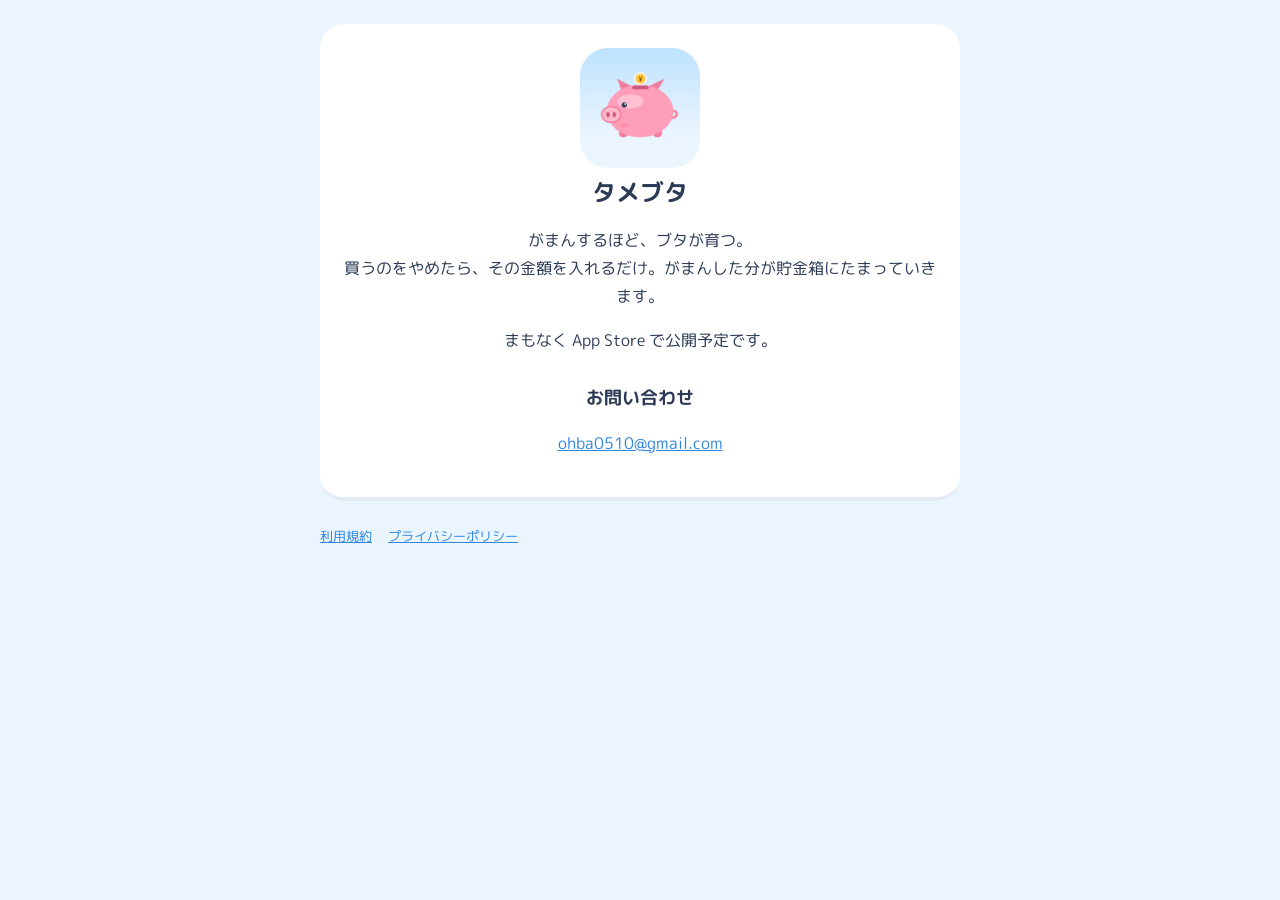
<file: index.html>
<!doctype html>
<html lang="ja">
<head>
<meta charset="utf-8">
<meta name="viewport" content="width=device-width,initial-scale=1">
<title>タメブタ</title>
<meta name="description" content="がまんするほどブタが育つ、がまん貯金アプリ。">
<link rel="icon" href="icon.png">
<link rel="preconnect" href="https://fonts.googleapis.com"><link rel="preconnect" href="https://fonts.gstatic.com" crossorigin>
<link href="https://fonts.googleapis.com/css2?family=M+PLUS+Rounded+1c:wght@500;800;900&display=swap" rel="stylesheet">
<link rel="stylesheet" href="style.css">
</head>
<body>
<main>
  <div class="card" style="text-align:center">
    <img src="icon.png" alt="タメブタのアイコン" style="width:120px;height:120px;border-radius:28px">
    <h1>タメブタ</h1>
    <p>がまんするほど、ブタが育つ。<br>買うのをやめたら、その金額を入れるだけ。がまんした分が貯金箱にたまっていきます。</p>
    <p id="store"></p>
    <h2>お問い合わせ</h2>
    <p><a href="mailto:ohba0510@gmail.com">ohba0510@gmail.com</a></p>
  </div>
</main>
<footer><a href="terms.html">利用規約</a><a href="privacy.html">プライバシーポリシー</a></footer>
<script src="config.js"></script>
<script>
  var u = (window.TAMEBUTA || {}).appStoreUrl;
  document.getElementById("store").innerHTML = u ? '<a href="' + u + '">App Store で入手</a>' : "まもなく App Store で公開予定です。";
</script>
</body>
</html>
</file>
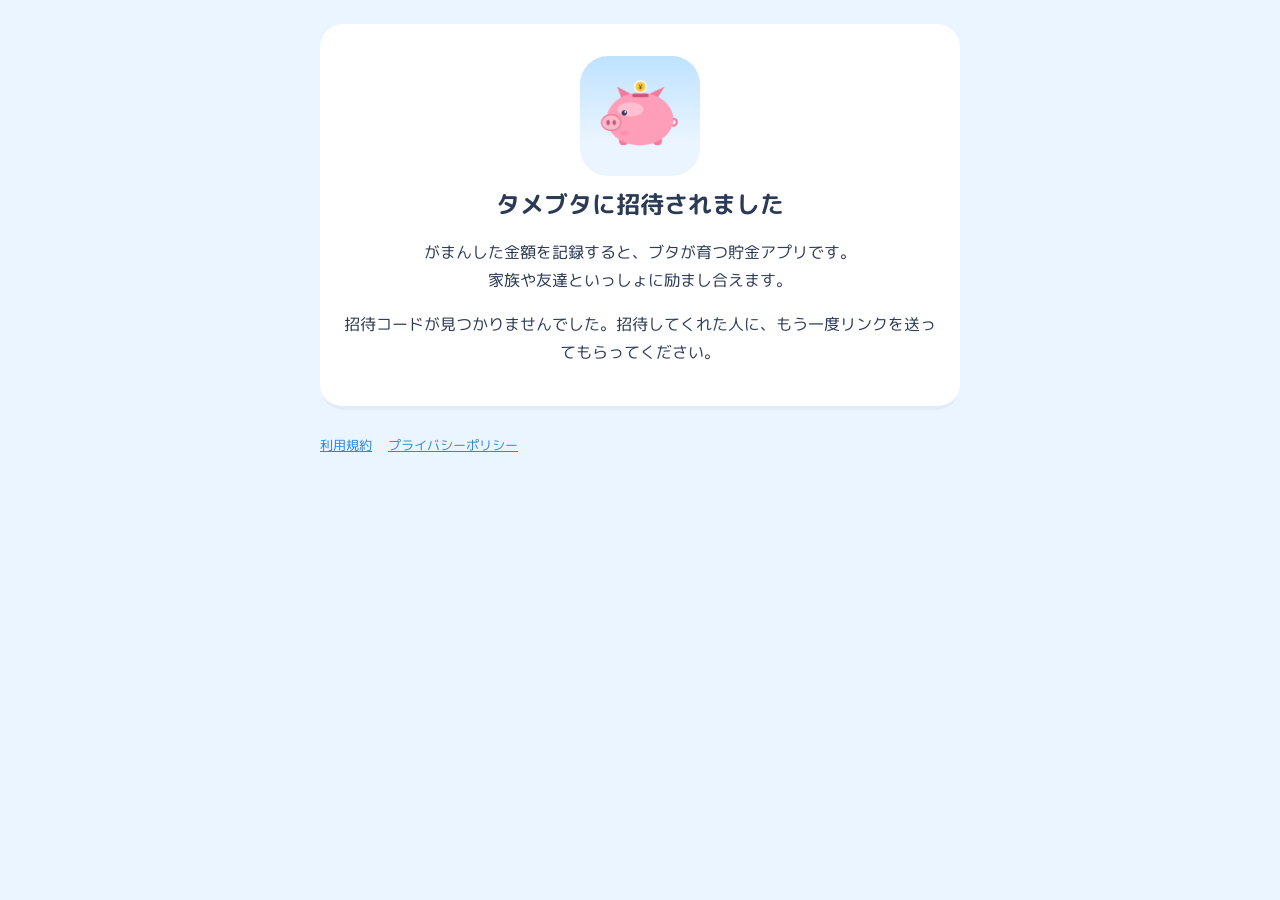
<file: join.html>
<!doctype html>
<html lang="ja">
<head>
<meta charset="utf-8">
<meta name="viewport" content="width=device-width,initial-scale=1">
<title>タメブタに招待されました</title>
<meta property="og:title" content="タメブタに招待されました">
<meta property="og:description" content="がまんするほどブタが育つ。いっしょに貯金しよう。">
<meta property="og:image" content="icon.png">
<link rel="icon" href="icon.png">
<link rel="preconnect" href="https://fonts.googleapis.com"><link rel="preconnect" href="https://fonts.gstatic.com" crossorigin>
<link href="https://fonts.googleapis.com/css2?family=M+PLUS+Rounded+1c:wght@500;800;900&display=swap" rel="stylesheet">
<link rel="stylesheet" href="style.css">
<style>
  .center{text-align:center}
  .pig{width:120px;height:120px;border-radius:28px;margin:8px auto 12px;display:block}
  .code{font-size:32px;font-weight:900;letter-spacing:.18em;background:var(--bg);border-radius:16px;padding:12px;margin:8px 0 4px;word-break:break-all}
  .btn{display:block;width:100%;border:0;border-radius:18px;padding:15px;font-family:inherit;font-weight:900;font-size:18px;line-height:1.2;color:#fff;text-decoration:none;text-align:center;cursor:pointer;margin-top:12px}
  .go{background:var(--go);border-bottom:5px solid #0E7F59}
  .sky{background:var(--sky);border-bottom:5px solid #1F66B0}
  .ghost{background:transparent;color:var(--ink);border:2px solid var(--line);font-size:15px}
  .steps{text-align:left;font-size:15px;padding-left:1.4em;margin:16px 0 0}
  .muted{color:var(--muted);font-size:13px}
  [hidden]{display:none!important}
</style>
</head>
<body>
<main>
  <div class="card center">
    <img class="pig" src="icon.png" alt="タメブタのアイコン">
    <h1>タメブタに招待されました</h1>
    <p>がまんした金額を記録すると、ブタが育つ貯金アプリです。<br>家族や友達といっしょに励まし合えます。</p>

    <div id="hasCode">
      <div class="muted">招待コード</div>
      <div class="code" id="code"></div>
      <button class="btn ghost" id="copy" type="button">コードをコピー</button>

      <a class="btn go" id="open" href="#">アプリで開いて参加する</a>
      <a class="btn sky" id="store" href="#" hidden>App Store でアプリを入れる</a>
      <p class="muted" id="soon" hidden>アプリはまもなく App Store で公開されます。公開されたら、もう一度このページを開いてください。</p>

      <ol class="steps">
        <li>アプリを入れて、Apple・LINE・Google のどれかでログイン</li>
        <li>「招待コードをもらった」を選んで、上のコードを入力</li>
        <li>「みんな」タブにグループが表示されたら参加完了</li>
      </ol>
    </div>
    <p id="noCode" hidden>招待コードが見つかりませんでした。招待してくれた人に、もう一度リンクを送ってもらってください。</p>
  </div>
</main>
<footer><a href="terms.html">利用規約</a><a href="privacy.html">プライバシーポリシー</a></footer>
<script src="config.js"></script>
<script>
  (function () {
    var cfg = window.TAMEBUTA || {};
    var params = new URLSearchParams(location.search);
    var code = (params.get("c") || location.hash.replace("#", "")).toUpperCase().replace(/[^A-Z0-9]/g, "").slice(0, 12);
    if (!code) { document.getElementById("hasCode").hidden = true; document.getElementById("noCode").hidden = false; return; }
    document.getElementById("code").textContent = code;
    document.getElementById("open").href = (cfg.scheme || "tamebuta") + "://join/" + code;
    if (cfg.appStoreUrl) { var s = document.getElementById("store"); s.href = cfg.appStoreUrl; s.hidden = false; }
    else document.getElementById("soon").hidden = false;
    document.getElementById("copy").addEventListener("click", function () {
      var b = this;
      (navigator.clipboard ? navigator.clipboard.writeText(code) : Promise.reject()).then(function () { b.textContent = "コピーしました"; })
        .catch(function () { b.textContent = "コード：" + code; });
    });
  })();
</script>
</body>
</html>
</file>
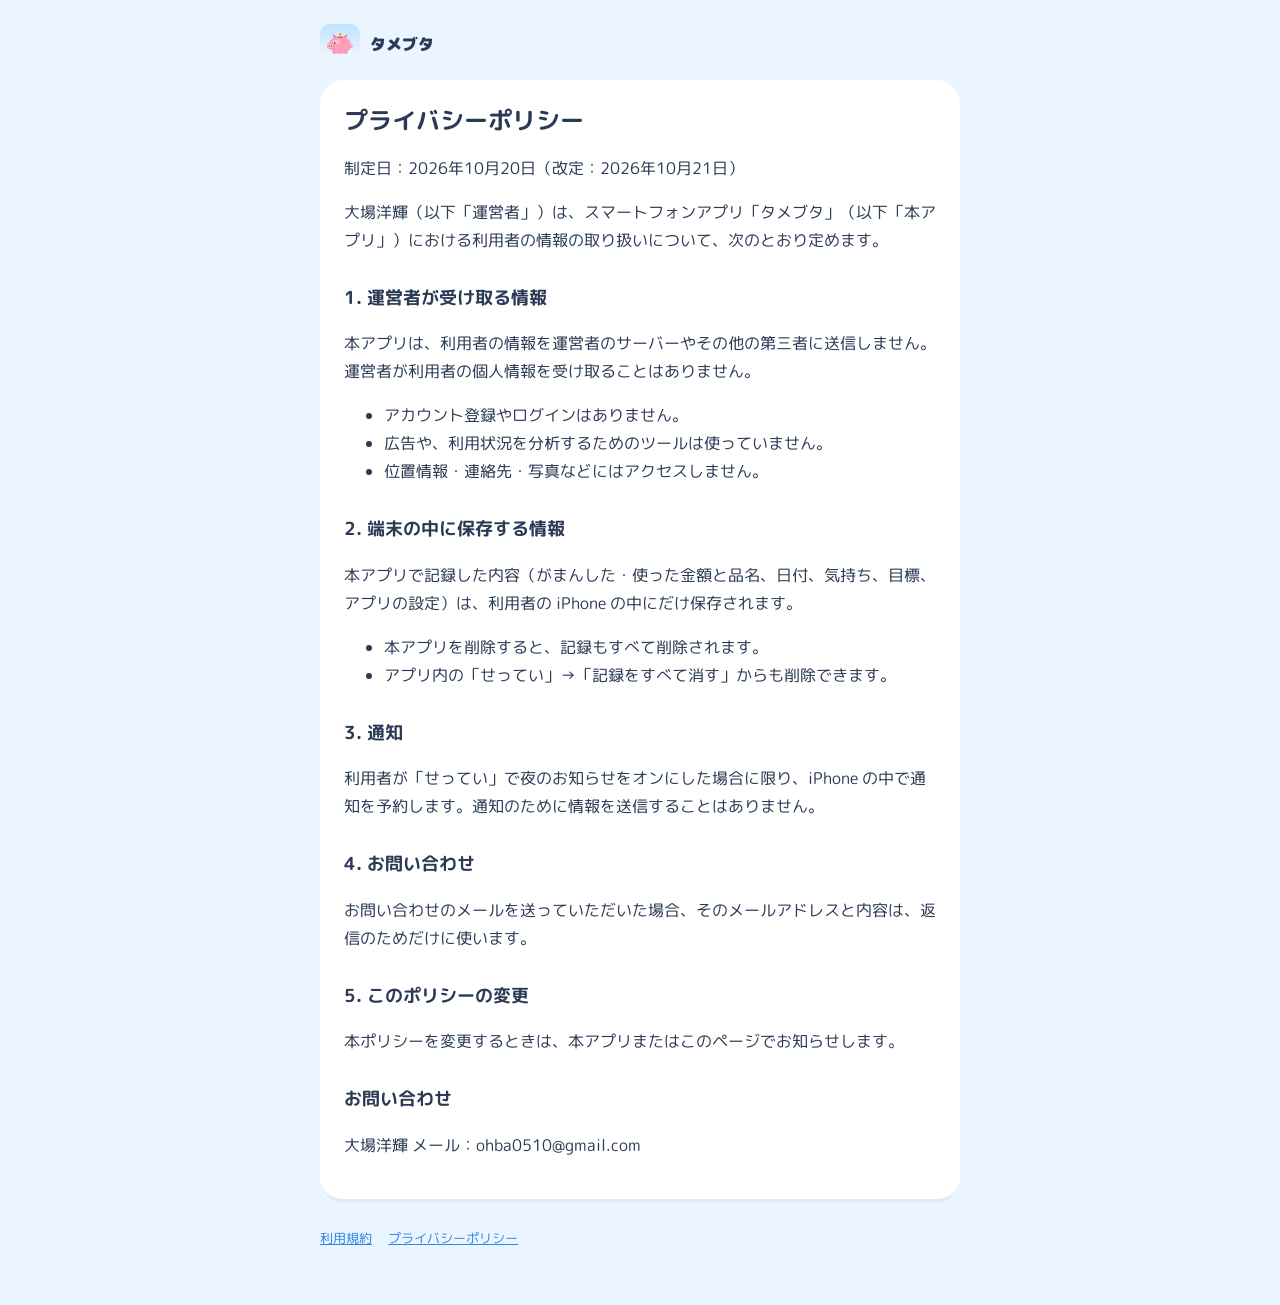
<file: privacy.html>
<!doctype html><html lang="ja"><head><meta charset="utf-8"><meta name="viewport" content="width=device-width,initial-scale=1">
<title>プライバシーポリシー | タメブタ</title><link rel="icon" href="icon.png">
<link rel="preconnect" href="https://fonts.googleapis.com"><link rel="preconnect" href="https://fonts.gstatic.com" crossorigin>
<link href="https://fonts.googleapis.com/css2?family=M+PLUS+Rounded+1c:wght@500;800&display=swap" rel="stylesheet">
<link rel="stylesheet" href="style.css"></head><body><main>
<a class="brand" href="./"><img src="icon.png" alt="">タメブタ</a>
<div class="card"><h1>プライバシーポリシー</h1>
<p>制定日：2026年10月20日（改定：2026年10月21日）</p>
<p>大場洋輝（以下「運営者」）は、スマートフォンアプリ「タメブタ」（以下「本アプリ」）における利用者の情報の取り扱いについて、次のとおり定めます。</p>
<h2>1. 運営者が受け取る情報</h2>
<p>本アプリは、利用者の情報を運営者のサーバーやその他の第三者に送信しません。運営者が利用者の個人情報を受け取ることはありません。</p>
<ul>
<li>アカウント登録やログインはありません。</li>
<li>広告や、利用状況を分析するためのツールは使っていません。</li>
<li>位置情報・連絡先・写真などにはアクセスしません。</li>
</ul>
<h2>2. 端末の中に保存する情報</h2>
<p>本アプリで記録した内容（がまんした・使った金額と品名、日付、気持ち、目標、アプリの設定）は、利用者の iPhone の中にだけ保存されます。</p>
<ul>
<li>本アプリを削除すると、記録もすべて削除されます。</li>
<li>アプリ内の「せってい」→「記録をすべて消す」からも削除できます。</li>
</ul>
<h2>3. 通知</h2>
<p>利用者が「せってい」で夜のお知らせをオンにした場合に限り、iPhone の中で通知を予約します。通知のために情報を送信することはありません。</p>
<h2>4. お問い合わせ</h2>
<p>お問い合わせのメールを送っていただいた場合、そのメールアドレスと内容は、返信のためだけに使います。</p>
<h2>5. このポリシーの変更</h2>
<p>本ポリシーを変更するときは、本アプリまたはこのページでお知らせします。</p>
<h2>お問い合わせ</h2>
<p>大場洋輝
メール：ohba0510@gmail.com</p></div></main>
<footer><a href="terms.html">利用規約</a><a href="privacy.html">プライバシーポリシー</a></footer></body></html>
</file>
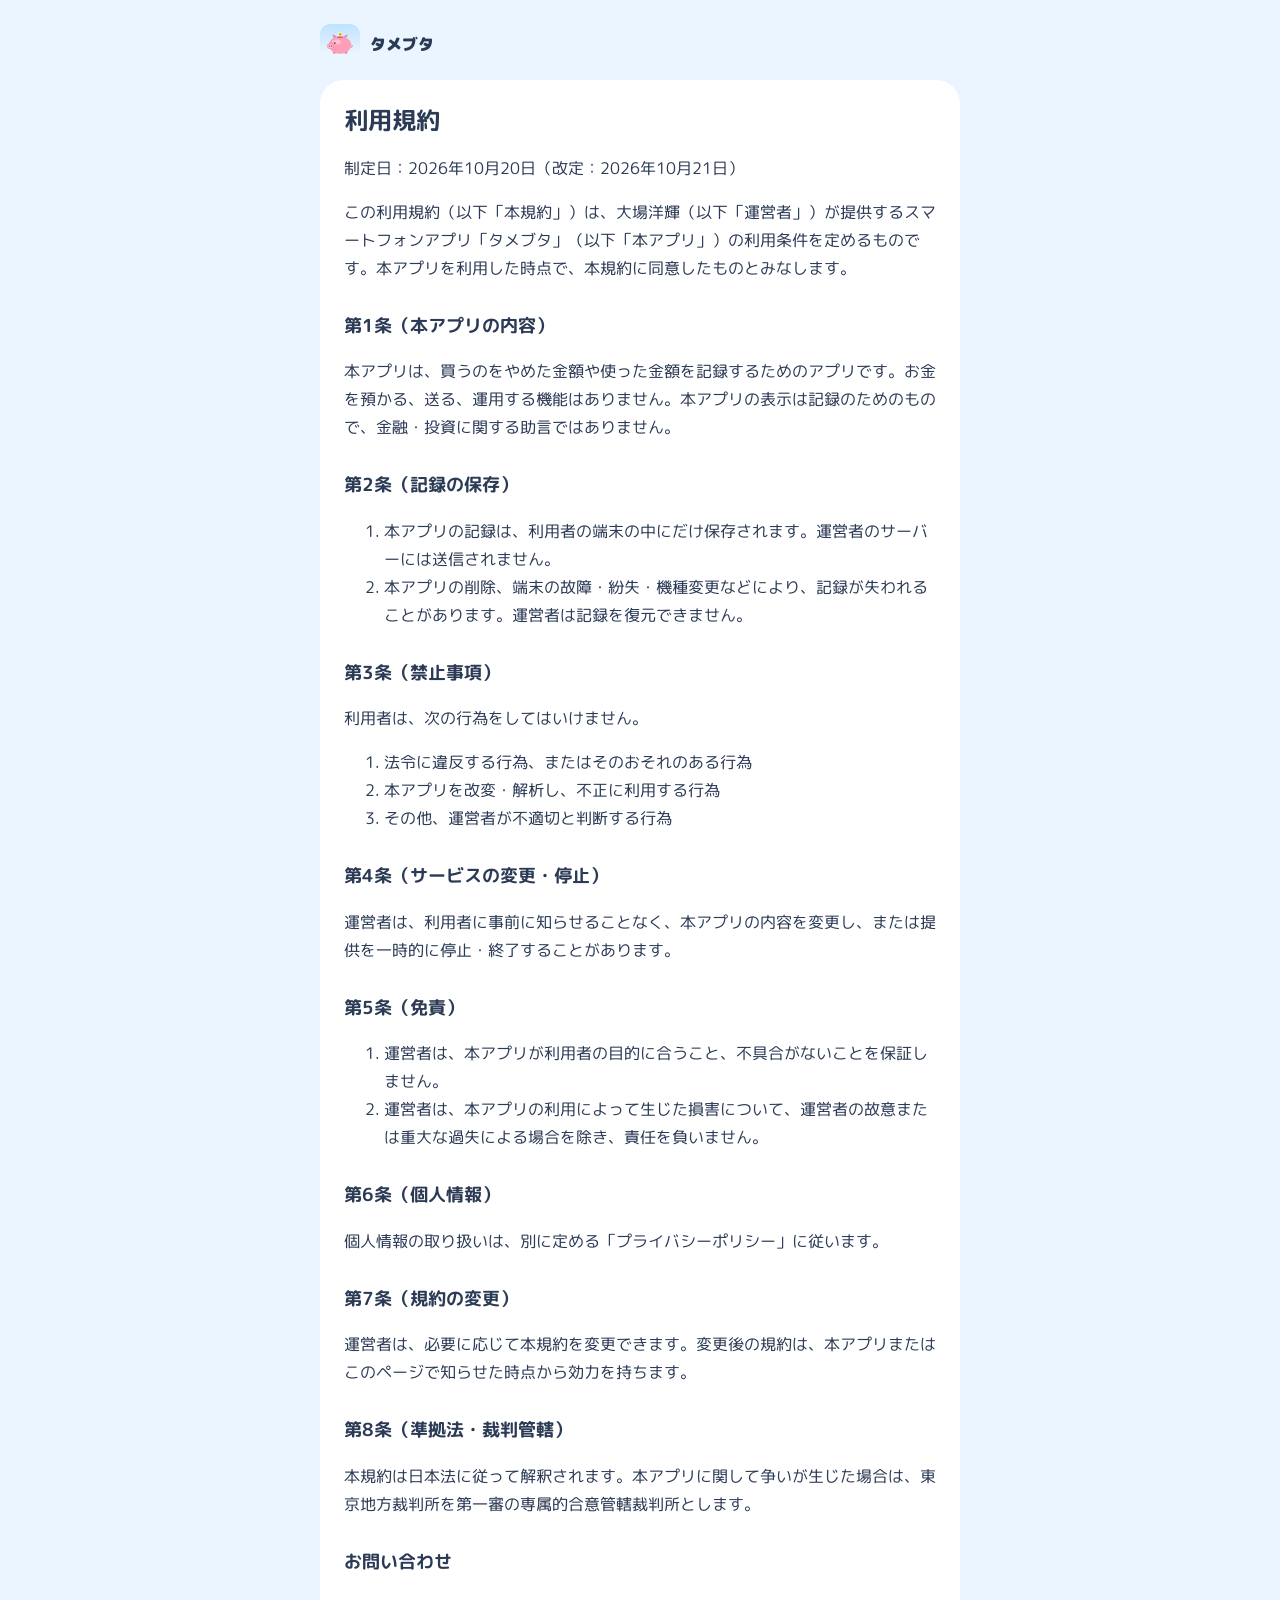
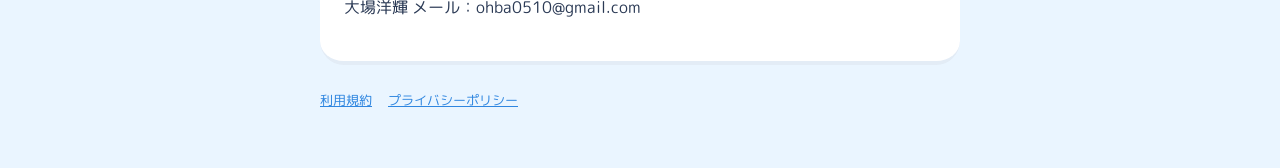
<file: terms.html>
<!doctype html><html lang="ja"><head><meta charset="utf-8"><meta name="viewport" content="width=device-width,initial-scale=1">
<title>利用規約 | タメブタ</title><link rel="icon" href="icon.png">
<link rel="preconnect" href="https://fonts.googleapis.com"><link rel="preconnect" href="https://fonts.gstatic.com" crossorigin>
<link href="https://fonts.googleapis.com/css2?family=M+PLUS+Rounded+1c:wght@500;800&display=swap" rel="stylesheet">
<link rel="stylesheet" href="style.css"></head><body><main>
<a class="brand" href="./"><img src="icon.png" alt="">タメブタ</a>
<div class="card"><h1>利用規約</h1>
<p>制定日：2026年10月20日（改定：2026年10月21日）</p>
<p>この利用規約（以下「本規約」）は、大場洋輝（以下「運営者」）が提供するスマートフォンアプリ「タメブタ」（以下「本アプリ」）の利用条件を定めるものです。本アプリを利用した時点で、本規約に同意したものとみなします。</p>
<h2>第1条（本アプリの内容）</h2>
<p>本アプリは、買うのをやめた金額や使った金額を記録するためのアプリです。お金を預かる、送る、運用する機能はありません。本アプリの表示は記録のためのもので、金融・投資に関する助言ではありません。</p>
<h2>第2条（記録の保存）</h2>
<ol>
<li>本アプリの記録は、利用者の端末の中にだけ保存されます。運営者のサーバーには送信されません。</li>
<li>本アプリの削除、端末の故障・紛失・機種変更などにより、記録が失われることがあります。運営者は記録を復元できません。</li>
</ol>
<h2>第3条（禁止事項）</h2>
<p>利用者は、次の行為をしてはいけません。</p>
<ol>
<li>法令に違反する行為、またはそのおそれのある行為</li>
<li>本アプリを改変・解析し、不正に利用する行為</li>
<li>その他、運営者が不適切と判断する行為</li>
</ol>
<h2>第4条（サービスの変更・停止）</h2>
<p>運営者は、利用者に事前に知らせることなく、本アプリの内容を変更し、または提供を一時的に停止・終了することがあります。</p>
<h2>第5条（免責）</h2>
<ol>
<li>運営者は、本アプリが利用者の目的に合うこと、不具合がないことを保証しません。</li>
<li>運営者は、本アプリの利用によって生じた損害について、運営者の故意または重大な過失による場合を除き、責任を負いません。</li>
</ol>
<h2>第6条（個人情報）</h2>
<p>個人情報の取り扱いは、別に定める「プライバシーポリシー」に従います。</p>
<h2>第7条（規約の変更）</h2>
<p>運営者は、必要に応じて本規約を変更できます。変更後の規約は、本アプリまたはこのページで知らせた時点から効力を持ちます。</p>
<h2>第8条（準拠法・裁判管轄）</h2>
<p>本規約は日本法に従って解釈されます。本アプリに関して争いが生じた場合は、東京地方裁判所を第一審の専属的合意管轄裁判所とします。</p>
<h2>お問い合わせ</h2>
<p>大場洋輝
メール：ohba0510@gmail.com</p></div></main>
<footer><a href="terms.html">利用規約</a><a href="privacy.html">プライバシーポリシー</a></footer></body></html>
</file>
<file: style.css>
:root{--bg:#EAF5FF;--card:#fff;--ink:#2B3A55;--muted:#5E6B85;--line:#E3ECF6;--go:#13A574;--sky:#2F86E0;--pig:#E5587E}
*{box-sizing:border-box}
body{margin:0;background:var(--bg);color:var(--ink);font-family:"M PLUS Rounded 1c","Hiragino Maru Gothic ProN","Hiragino Sans",sans-serif;line-height:1.75;padding:24px 16px 56px}
main{max-width:640px;margin:0 auto}
.card{background:var(--card);border-radius:24px;padding:24px;border-bottom:4px solid var(--line)}
h1{font-size:24px;line-height:1.4;margin:0 0 8px}
h2{font-size:18px;margin:28px 0 6px}
a{color:var(--sky)}
table{border-collapse:collapse;width:100%;font-size:14px;display:block;overflow-x:auto}
th,td{border:1px solid var(--line);padding:8px;text-align:left;vertical-align:top}
blockquote{margin:0 0 16px;padding:10px 14px;background:#FFF4E0;border-radius:12px;color:#8A5300;font-size:14px}
.brand{display:flex;align-items:center;gap:10px;margin-bottom:16px;font-weight:900;color:var(--ink);text-decoration:none}
.brand img{width:40px;height:40px;border-radius:10px}
footer{max-width:640px;margin:24px auto 0;font-size:13px;color:var(--muted);display:flex;gap:16px;flex-wrap:wrap}
</file>
